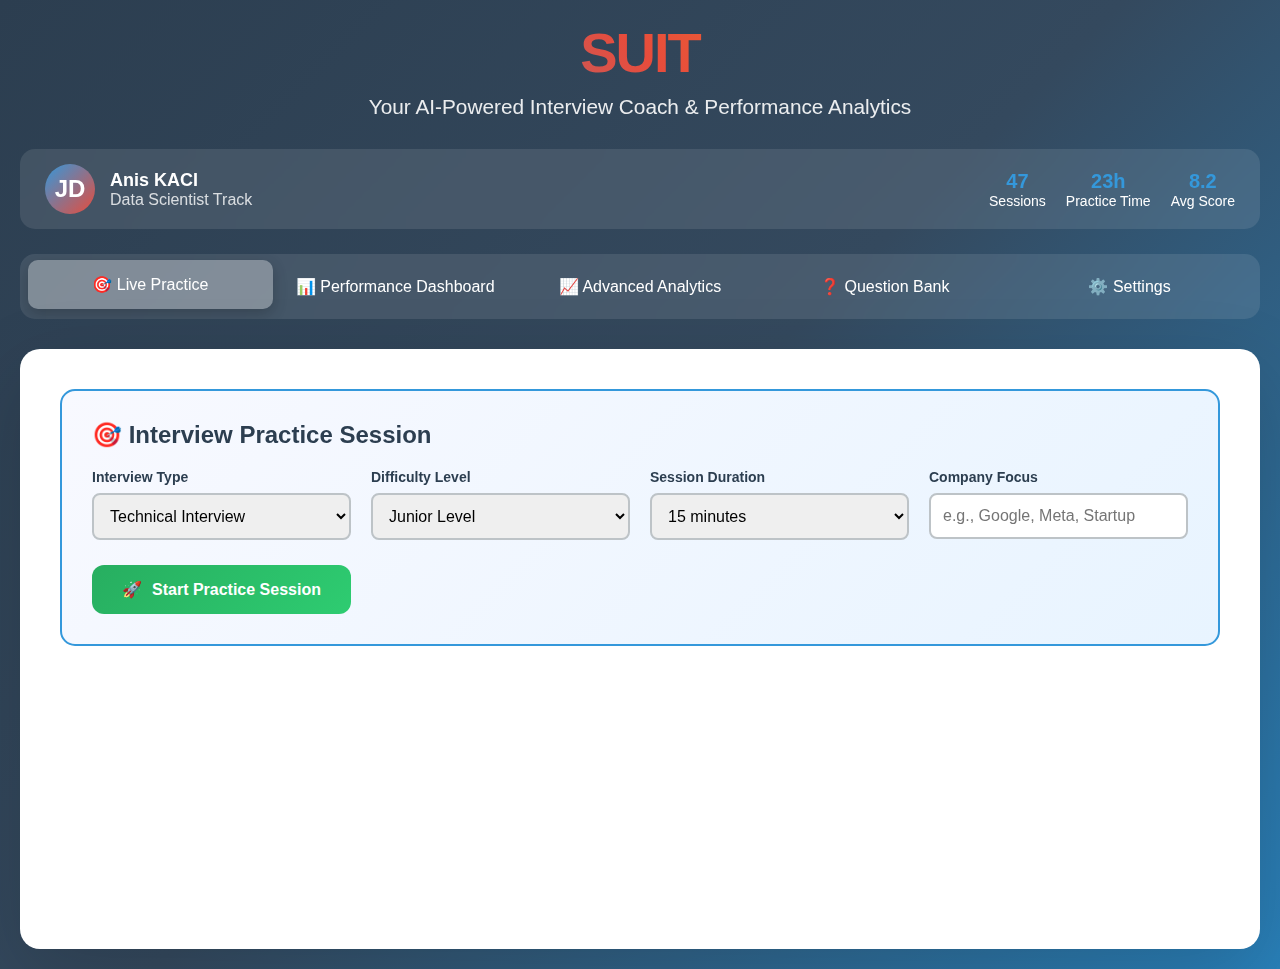
<file: interview_helper.html>
<!DOCTYPE html>
<html lang="en">
<head>
    <meta charset="UTF-8">
    <meta name="viewport" content="width=device-width, initial-scale=1.0">
    <title>SUIT - AI Interview Coach</title>
    <style>
        * {
            margin: 0;
            padding: 0;
            box-sizing: border-box;
        }

        body {
            font-family: -apple-system, BlinkMacSystemFont, 'Segoe UI', Roboto, sans-serif;
            background: linear-gradient(135deg, #2C3E50 0%, #34495E 50%, #2980B9 100%);
            min-height: 100vh;
            color: #333;
        }

        .container {
            max-width: 1400px;
            margin: 0 auto;
            padding: 20px;
        }

        .header {
            text-align: center;
            margin-bottom: 30px;
            color: white;
        }

        .header h1 {
            font-size: 3.5em;
            margin-bottom: 10px;
            font-weight: 700;
            letter-spacing: -2px;
            background: linear-gradient(45deg, #3498DB, #E74C3C, #F39C12);
            -webkit-background-clip: text;
            -webkit-text-fill-color: transparent;
            background-clip: text;
        }

        .header p {
            font-size: 1.3em;
            opacity: 0.9;
            margin-bottom: 20px;
        }

        .user-profile {
            background: rgba(255, 255, 255, 0.1);
            border-radius: 15px;
            padding: 15px 25px;
            margin-bottom: 25px;
            backdrop-filter: blur(10px);
            display: flex;
            justify-content: space-between;
            align-items: center;
            color: white;
        }

        .profile-info {
            display: flex;
            align-items: center;
            gap: 15px;
        }

        .avatar {
            width: 50px;
            height: 50px;
            border-radius: 50%;
            background: linear-gradient(135deg, #3498DB, #E74C3C);
            display: flex;
            align-items: center;
            justify-content: center;
            font-size: 24px;
            font-weight: bold;
            color: white;
        }

        .user-stats {
            display: flex;
            gap: 20px;
            font-size: 14px;
        }

        .stat-item {
            text-align: center;
        }

        .stat-value {
            font-size: 20px;
            font-weight: bold;
            color: #3498DB;
        }

        .tabs {
            display: flex;
            background: rgba(255, 255, 255, 0.1);
            border-radius: 15px;
            padding: 8px;
            margin-bottom: 30px;
            backdrop-filter: blur(10px);
            overflow-x: auto;
        }

        .tab {
            flex: 1;
            padding: 15px 20px;
            background: transparent;
            border: none;
            color: white;
            font-size: 16px;
            cursor: pointer;
            border-radius: 10px;
            transition: all 0.3s ease;
            font-weight: 500;
            white-space: nowrap;
            min-width: 160px;
        }

        .tab.active {
            background: rgba(255, 255, 255, 0.25);
            backdrop-filter: blur(15px);
            transform: translateY(-2px);
            box-shadow: 0 5px 15px rgba(0, 0, 0, 0.2);
        }

        .tab:hover {
            background: rgba(255, 255, 255, 0.15);
            transform: translateY(-1px);
        }

        .content {
            background: white;
            border-radius: 20px;
            padding: 40px;
            box-shadow: 0 25px 80px rgba(0, 0, 0, 0.15);
            backdrop-filter: blur(10px);
            min-height: 600px;
        }

        .tab-content {
            display: none;
        }

        .tab-content.active {
            display: block;
        }

        /* Live Practice Styles */
        .practice-setup {
            background: linear-gradient(135deg, #f8f9ff 0%, #e8f4ff 100%);
            border-radius: 15px;
            padding: 30px;
            margin-bottom: 30px;
            border: 2px solid #3498DB;
        }

        .practice-controls {
            display: grid;
            grid-template-columns: repeat(auto-fit, minmax(200px, 1fr));
            gap: 20px;
            margin-bottom: 25px;
        }

        .control-group {
            display: flex;
            flex-direction: column;
            gap: 8px;
        }

        .control-group label {
            font-weight: 600;
            color: #2C3E50;
            font-size: 14px;
        }

        .control-group select,
        .control-group input {
            padding: 12px;
            border: 2px solid #BDC3C7;
            border-radius: 8px;
            font-size: 16px;
            transition: border-color 0.3s ease;
        }

        .control-group select:focus,
        .control-group input:focus {
            outline: none;
            border-color: #3498DB;
        }

        .live-session {
            display: none;
            grid-template-columns: 1fr 350px;
            gap: 30px;
            height: 500px;
        }

        .live-session.active {
            display: grid;
        }

        .video-container {
            background: #000;
            border-radius: 15px;
            position: relative;
            overflow: hidden;
        }

        .video-feed {
            width: 100%;
            height: 100%;
            object-fit: cover;
        }

        .video-overlay {
            position: absolute;
            top: 20px;
            left: 20px;
            right: 20px;
            display: flex;
            justify-content: space-between;
            align-items: flex-start;
        }

        .recording-indicator {
            background: rgba(231, 76, 60, 0.9);
            color: white;
            padding: 8px 15px;
            border-radius: 20px;
            font-size: 14px;
            font-weight: 600;
            display: flex;
            align-items: center;
            gap: 8px;
        }

        .recording-dot {
            width: 8px;
            height: 8px;
            background: white;
            border-radius: 50%;
            animation: pulse 1s infinite;
        }

        @keyframes pulse {
            0%, 100% { opacity: 1; }
            50% { opacity: 0.3; }
        }

        .session-timer {
            background: rgba(0, 0, 0, 0.7);
            color: white;
            padding: 8px 15px;
            border-radius: 20px;
            font-size: 18px;
            font-weight: 600;
            font-family: 'Courier New', monospace;
        }

        .live-feedback {
            background: #f8f9ff;
            border-radius: 15px;
            padding: 20px;
            overflow-y: auto;
        }

        .feedback-section {
            margin-bottom: 25px;
        }

        .feedback-title {
            font-size: 16px;
            font-weight: 600;
            color: #2C3E50;
            margin-bottom: 12px;
            display: flex;
            align-items: center;
            gap: 8px;
        }

        .confidence-meter {
            background: #ECF0F1;
            border-radius: 10px;
            height: 20px;
            position: relative;
            overflow: hidden;
        }

        .confidence-fill {
            height: 100%;
            background: linear-gradient(90deg, #E74C3C 0%, #F39C12 50%, #27AE60 100%);
            border-radius: 10px;
            transition: width 0.5s ease;
            width: 0%;
        }

        .confidence-value {
            position: absolute;
            top: 50%;
            left: 50%;
            transform: translate(-50%, -50%);
            font-size: 12px;
            font-weight: 600;
            color: #2C3E50;
        }

        .emotion-grid {
            display: grid;
            grid-template-columns: repeat(2, 1fr);
            gap: 10px;
        }

        .emotion-item {
            background: white;
            padding: 10px;
            border-radius: 8px;
            text-align: center;
            box-shadow: 0 2px 5px rgba(0, 0, 0, 0.1);
        }

        .emotion-emoji {
            font-size: 20px;
            margin-bottom: 5px;
        }

        .emotion-label {
            font-size: 12px;
            font-weight: 600;
            color: #7F8C8D;
        }

        .emotion-value {
            font-size: 14px;
            font-weight: bold;
            color: #2C3E50;
        }

        .current-question {
            background: linear-gradient(135deg, #3498DB, #2980B9);
            color: white;
            padding: 20px;
            border-radius: 12px;
            margin-bottom: 20px;
        }

        .question-text {
            font-size: 18px;
            font-weight: 600;
            margin-bottom: 10px;
        }

        .question-category {
            font-size: 14px;
            opacity: 0.8;
        }

        .session-controls {
            position: absolute;
            bottom: 20px;
            left: 50%;
            transform: translateX(-50%);
            display: flex;
            gap: 15px;
        }

        .control-btn {
            width: 60px;
            height: 60px;
            border-radius: 50%;
            border: none;
            font-size: 24px;
            cursor: pointer;
            transition: all 0.3s ease;
            display: flex;
            align-items: center;
            justify-content: center;
        }

        .start-btn {
            background: linear-gradient(135deg, #27AE60, #2ECC71);
            color: white;
        }

        .pause-btn {
            background: linear-gradient(135deg, #F39C12, #E67E22);
            color: white;
        }

        .stop-btn {
            background: linear-gradient(135deg, #E74C3C, #C0392B);
            color: white;
        }

        .control-btn:hover {
            transform: scale(1.1);
            box-shadow: 0 5px 15px rgba(0, 0, 0, 0.3);
        }

        /* Dashboard Styles */
        .dashboard-overview {
            display: grid;
            grid-template-columns: repeat(auto-fit, minmax(250px, 1fr));
            gap: 20px;
            margin-bottom: 30px;
        }

        .metric-card {
            background: linear-gradient(135deg, #ffffff, #f8f9ff);
            border-radius: 15px;
            padding: 25px;
            text-align: center;
            box-shadow: 0 5px 15px rgba(0, 0, 0, 0.08);
            border: 1px solid #E8F4FF;
            transition: transform 0.3s ease;
        }

        .metric-card:hover {
            transform: translateY(-5px);
            box-shadow: 0 10px 25px rgba(0, 0, 0, 0.12);
        }

        .metric-icon {
            font-size: 36px;
            margin-bottom: 15px;
        }

        .metric-value {
            font-size: 32px;
            font-weight: bold;
            color: #2C3E50;
            margin-bottom: 8px;
        }

        .metric-label {
            font-size: 16px;
            color: #7F8C8D;
            font-weight: 500;
        }

        .metric-change {
            font-size: 14px;
            margin-top: 8px;
            font-weight: 600;
        }

        .metric-change.positive {
            color: #27AE60;
        }

        .metric-change.negative {
            color: #E74C3C;
        }

        .chart-container {
            background: white;
            border-radius: 15px;
            padding: 25px;
            margin-bottom: 30px;
            box-shadow: 0 5px 15px rgba(0, 0, 0, 0.08);
            border: 1px solid #E8F4FF;
        }

        .chart-title {
            font-size: 20px;
            font-weight: 600;
            color: #2C3E50;
            margin-bottom: 20px;
            display: flex;
            align-items: center;
            gap: 10px;
        }

        .performance-grid {
            display: grid;
            grid-template-columns: 2fr 1fr;
            gap: 30px;
            margin-bottom: 30px;
        }

        .session-history {
            background: white;
            border-radius: 15px;
            padding: 25px;
            box-shadow: 0 5px 15px rgba(0, 0, 0, 0.08);
        }

        .session-item {
            display: flex;
            justify-content: space-between;
            align-items: center;
            padding: 15px 0;
            border-bottom: 1px solid #ECF0F1;
        }

        .session-item:last-child {
            border-bottom: none;
        }

        .session-info {
            display: flex;
            flex-direction: column;
            gap: 5px;
        }

        .session-date {
            font-size: 16px;
            font-weight: 600;
            color: #2C3E50;
        }

        .session-details {
            font-size: 14px;
            color: #7F8C8D;
        }

        .session-score {
            font-size: 24px;
            font-weight: bold;
            padding: 10px 15px;
            border-radius: 8px;
            min-width: 60px;
            text-align: center;
        }

        .score-excellent {
            background: #D5EDDA;
            color: #155724;
        }

        .score-good {
            background: #D1ECF1;
            color: #0C5460;
        }

        .score-fair {
            background: #FFF3CD;
            color: #856404;
        }

        .score-poor {
            background: #F8D7DA;
            color: #721C24;
        }

        .recommendations {
            background: linear-gradient(135deg, #FEF9E7, #FCF3CF);
            border-radius: 15px;
            padding: 25px;
            border-left: 5px solid #F39C12;
        }

        .recommendation-item {
            background: white;
            padding: 15px;
            margin-bottom: 15px;
            border-radius: 8px;
            box-shadow: 0 2px 5px rgba(0, 0, 0, 0.05);
        }

        .recommendation-item:last-child {
            margin-bottom: 0;
        }

        .recommendation-title {
            font-weight: 600;
            color: #2C3E50;
            margin-bottom: 8px;
        }

        .recommendation-text {
            color: #7F8C8D;
            font-size: 14px;
            line-height: 1.5;
        }

        .btn {
            background: linear-gradient(135deg, #3498DB, #2980B9);
            color: white;
            border: none;
            padding: 15px 30px;
            border-radius: 12px;
            font-size: 16px;
            font-weight: 600;
            cursor: pointer;
            transition: all 0.3s ease;
            display: inline-flex;
            align-items: center;
            gap: 10px;
        }

        .btn:hover {
            transform: translateY(-2px);
            box-shadow: 0 10px 25px rgba(52, 152, 219, 0.3);
        }

        .btn:disabled {
            opacity: 0.6;
            cursor: not-allowed;
            transform: none;
        }

        .btn-secondary {
            background: linear-gradient(135deg, #95A5A6, #7F8C8D);
        }

        .btn-secondary:hover {
            box-shadow: 0 10px 25px rgba(149, 165, 166, 0.3);
        }

        .btn-success {
            background: linear-gradient(135deg, #27AE60, #2ECC71);
        }

        .btn-success:hover {
            box-shadow: 0 10px 25px rgba(39, 174, 96, 0.3);
        }

        .question-bank {
            display: grid;
            grid-template-columns: repeat(auto-fit, minmax(300px, 1fr));
            gap: 20px;
        }

        .question-category-card {
            background: white;
            border-radius: 15px;
            padding: 25px;
            box-shadow: 0 5px 15px rgba(0, 0, 0, 0.08);
            border: 2px solid transparent;
            transition: all 0.3s ease;
            cursor: pointer;
        }

        .question-category-card:hover {
            border-color: #3498DB;
            transform: translateY(-5px);
            box-shadow: 0 10px 25px rgba(0, 0, 0, 0.12);
        }

        .category-header {
            display: flex;
            align-items: center;
            gap: 15px;
            margin-bottom: 15px;
        }

        .category-icon {
            font-size: 32px;
        }

        .category-title {
            font-size: 20px;
            font-weight: 600;
            color: #2C3E50;
        }

        .category-count {
            background: #3498DB;
            color: white;
            padding: 4px 12px;
            border-radius: 15px;
            font-size: 12px;
            font-weight: 600;
        }

        .category-description {
            color: #7F8C8D;
            font-size: 14px;
            line-height: 1.5;
            margin-bottom: 15px;
        }

        .category-examples {
            background: #F8F9FF;
            padding: 15px;
            border-radius: 8px;
            border-left: 3px solid #3498DB;
        }

        .example-question {
            font-style: italic;
            color: #2C3E50;
            font-size: 14px;
            margin-bottom: 8px;
        }

        .example-question:last-child {
            margin-bottom: 0;
        }

        @media (max-width: 1024px) {
            .live-session {
                grid-template-columns: 1fr;
                height: auto;
            }
            
            .live-feedback {
                height: 300px;
            }

            .performance-grid {
                grid-template-columns: 1fr;
            }
        }

        @media (max-width: 768px) {
            .container {
                padding: 15px;
            }
            
            .header h1 {
                font-size: 2.5em;
            }
            
            .tabs {
                flex-direction: column;
                gap: 5px;
            }
            
            .tab {
                min-width: auto;
            }
            
            .content {
                padding: 25px;
            }

            .dashboard-overview {
                grid-template-columns: repeat(auto-fit, minmax(200px, 1fr));
            }

            .practice-controls {
                grid-template-columns: 1fr;
            }

            .user-profile {
                flex-direction: column;
                gap: 15px;
                text-align: center;
            }

            .user-stats {
                justify-content: center;
            }
        }
    </style>
</head>
<script>
    function switchTab(tabId) {
        // Remove 'active' class from all tab buttons
        document.querySelectorAll('.tab').forEach(tab => tab.classList.remove('active'));

        // Remove 'active' class from all content sections
        document.querySelectorAll('.tab-content').forEach(content => content.classList.remove('active'));

        // Add 'active' class to the selected tab button
        const button = Array.from(document.querySelectorAll('.tab')).find(btn => btn.textContent.includes(tabIdToEmoji(tabId)));
        if (button) button.classList.add('active');

        // Add 'active' class to the selected content section
        const selectedContent = document.getElementById(tabId);
        if (selectedContent) selectedContent.classList.add('active');
    }

    function tabIdToEmoji(tabId) {
        const map = {
            practice: '🎯',
            dashboard: '📊',
            analytics: '📈',
            questions: '❓',
            settings: '⚙️'
        };
        return map[tabId] || '';
    }
</script>


<body>
    <div class="container">
        <div class="header">
            <h1>SUIT</h1>
            <p>Your AI-Powered Interview Coach & Performance Analytics</p>
        </div>

        <div class="user-profile">
            <div class="profile-info">
                <div class="avatar">JD</div>
                <div>
                    <div style="font-size: 18px; font-weight: 600;">Anis KACI</div>
                    <div style="opacity: 0.8;">Data Scientist Track</div>
                </div>
            </div>
            <div class="user-stats">
                <div class="stat-item">
                    <div class="stat-value">47</div>
                    <div>Sessions</div>
                </div>
                <div class="stat-item">
                    <div class="stat-value">23h</div>
                    <div>Practice Time</div>
                </div>
                <div class="stat-item">
                    <div class="stat-value">8.2</div>
                    <div>Avg Score</div>
                </div>
            </div>
        </div>

        <div class="tabs">
            <button class="tab active" onclick="switchTab('practice')">🎯 Live Practice</button>
            <button class="tab" onclick="switchTab('dashboard')">📊 Performance Dashboard</button>
            <button class="tab" onclick="switchTab('analytics')">📈 Advanced Analytics</button>
            <button class="tab" onclick="switchTab('questions')">❓ Question Bank</button>
            <button class="tab" onclick="switchTab('settings')">⚙️ Settings</button>
        </div>

        <div class="content">
            <!-- Live Practice Tab -->
            <div class="tab-content active" id="practice">
                <div class="practice-setup">
                    <h2 style="margin-bottom: 20px; color: #2C3E50;">🎯 Interview Practice Session</h2>
                    <div class="practice-controls">
                        <div class="control-group">
                            <label>Interview Type</label>
                            <select id="interviewType">
                                <option value="technical">Technical Interview</option>
                                <option value="behavioral">Behavioral Interview</option>
                                <option value="system-design">System Design</option>
                                <option value="leadership">Leadership Interview</option>
                                <option value="case-study">Case Study</option>
                                <option value="mixed">Mixed Questions</option>
                            </select>
                        </div>
                        <div class="control-group">
                            <label>Difficulty Level</label>
                            <select id="difficultyLevel">
                                <option value="junior">Junior Level</option>
                                <option value="mid">Mid Level</option>
                                <option value="senior">Senior Level</option>
                                <option value="staff">Staff Level</option>
                            </select>
                        </div>
                        <div class="control-group">
                            <label>Session Duration</label>
                            <select id="sessionDuration">
                                <option value="15">15 minutes</option>
                                <option value="30">30 minutes</option>
                                <option value="45">45 minutes</option>
                                <option value="60">60 minutes</option>
                            </select>
                        </div>
                        <div class="control-group">
                            <label>Company Focus</label>
                            <input type="text" id="companyFocus" placeholder="e.g., Google, Meta, Startup">
                        </div>
                    </div>
                    <button class="btn btn-success" onclick="startPracticeSession()">
                        <span>🚀</span> Start Practice Session
                    </button>
                </div>

                <div class="live-session" id="liveSession">
                    <div class="video-container">
                        <video class="video-feed" id="videoFeed" autoplay muted></video>
                        <div class="video-overlay">
                            <div class="recording-indicator">
                                <div class="recording-dot"></div>
                                LIVE ANALYSIS
                            </div>
                            <div class="session-timer" id="sessionTimer">00:00</div>
                        </div>
                        <div class="session-controls">
                            <button class="control-btn pause-btn" onclick="pauseSession()" title="Pause">⏸️</button>
                            <button class="control-btn stop-btn" onclick="stopSession()" title="End Session">⏹️</button>
                        </div>
                    </div>
                    
                    <div class="live-feedback">
                        <div class="current-question">
                            <div class="question-text" id="currentQuestion">
                                Tell me about a challenging project you've worked on and how you overcame the obstacles.
                            </div>
                            <div class="question-category">Behavioral Question • Mid Level</div>
                        </div>

                        <div class="feedback-section">
                            <div class="feedback-title">
                                <span>😊</span> Confidence Level
                            </div>
                            <div class="confidence-meter">
                                <div class="confidence-fill" id="confidenceFill"></div>
                                <div class="confidence-value" id="confidenceValue">72%</div>
                            </div>
                        </div>

                        <div class="feedback-section">
                            <div class="feedback-title">
                                <span>🎭</span> Emotional Analysis
                            </div>
                            <div class="emotion-grid">
                                <div class="emotion-item">
                                    <div class="emotion-emoji">😊</div>
                                    <div class="emotion-label">Joy</div>
                                    <div class="emotion-value">65%</div>
                                </div>
                                <div class="emotion-item">
                                    <div class="emotion-emoji">😟</div>
                                    <div class="emotion-label">Anxiety</div>
                                    <div class="emotion-value">23%</div>
                                </div>
                                <div class="emotion-item">
                                    <div class="emotion-emoji">😐</div>
                                    <div class="emotion-label">Neutral</div>
                                    <div class="emotion-value">12%</div>
                                </div>
                                <div class="emotion-item">
                                    <div class="emotion-emoji">😤</div>
                                    <div class="emotion-label">Focus</div>
                                    <div class="emotion-value">78%</div>
                                </div>
                            </div>
                        </div>

                        <div class="feedback-section">
                            <div class="feedback-title">
                                <span>🗣️</span> Speaking Pace
                            </div>
                            <div style="background: #27AE60; color: white; padding: 10px; border-radius: 8px; text-align: center; font-weight: 600;">
                                Optimal (145 WPM)
                            </div>
                        </div>

                        <div class="feedback-section">
                            <div class="feedback-title">
                                <span>💡</span> Real-time Tips
                            </div>
                            <div style="background: #3498DB; color: white; padding: 12px; border-radius: 8px; font-size: 14px;">
                                Great eye contact! Try to provide more specific examples with metrics.
                            </div>
                        </div>
                    </div>
                </div>
            </div>

            <!-- Performance Dashboard Tab -->
            <div class="tab-content" id="dashboard">
                <h2 style="margin-bottom: 30px; color: #2C3E50;">📊 Performance Dashboard</h2>
                
                <div class="dashboard-overview">
                    <div class="metric-card">
                        <div class="metric-icon">🎯</div>
                        <div class="metric-value">8.2</div>
                        <div class="metric-label">Overall Score</div>
                        <div class="metric-change positive">+0.8 this week</div>
                    </div>
                    <div class="metric-card">
                        <div class="metric-icon">⏱️</div>
                        <div class="metric-value">23h</div>
                        <div class="metric-label">Total Practice</div>
                        <div class="metric-change positive">+4.2h this week</div>
                    </div>
                    <div class="metric-card">
                        <div class="metric-icon">😊</div>
                        <div class="metric-value">74%</div>
                        <div class="metric-label">Avg Confidence</div>
                        <div class="metric-change positive">+12% this week</div>
                    </div>
                    <div class="metric-card">
                        <div class="metric-icon">🎪</div>
                        <div class="metric-value">47</div>
                        <div class="metric-label">Sessions</div>
                        <div class="metric-change positive">+8 this week</div>
                    </div>
                </div>

                <div class="performance-grid">
                    <div class="session-history">
                        <h3 style="margin-bottom: 20px; color: #2C3E50;">📈 Recent Sessions</h3>
                        <div class="session-item">
                            <div class="session-info">
                                <div class="session-date">Today, 2:30 PM</div>
                                <div class="session-details">
</file>
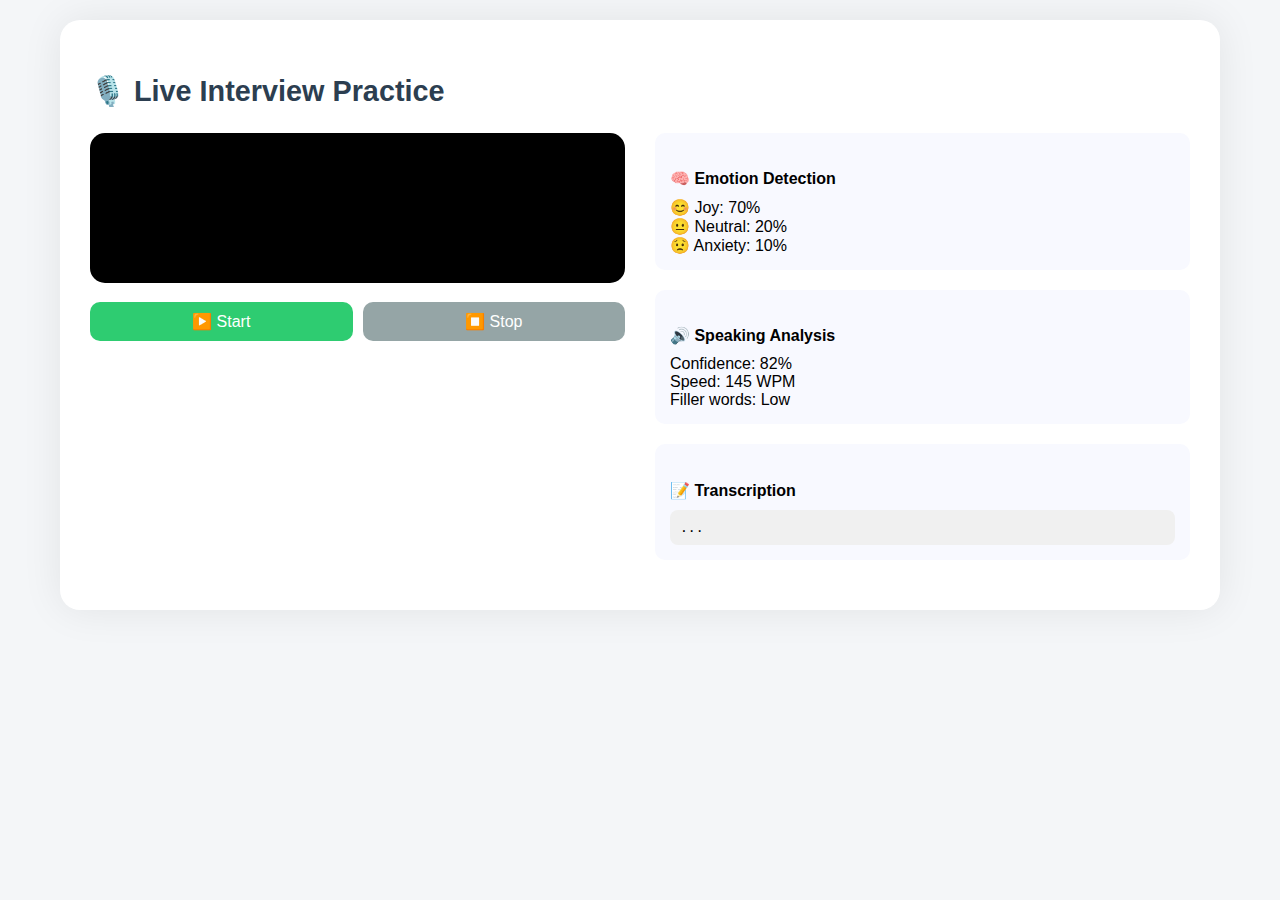
<file: live-practise.html>
<!DOCTYPE html>
<html lang="en">
<head>
  <meta charset="UTF-8" />
  <meta name="viewport" content="width=device-width, initial-scale=1.0" />
  <title>Live Interview Practice</title>
  <style>
    body {
      font-family: 'Segoe UI', sans-serif;
      margin: 0;
      padding: 20px;
      background: #f4f6f8;
    }

    .live-practice-section {
      background: #fff;
      border-radius: 20px;
      padding: 30px;
      box-shadow: 0 0 40px rgba(0, 0, 0, 0.08);
      margin: auto;
      max-width: 1100px;
    }

    .section-title {
      color: #2c3e50;
      margin-bottom: 25px;
      font-size: 1.8rem;
    }

    .practice-grid {
      display: flex;
      flex-wrap: wrap;
      gap: 30px;
    }

    .video-preview, .feedback-panel {
      flex: 1;
      min-width: 300px;
    }

    .video-box {
      width: 100%;
      border-radius: 15px;
      background: #000;
    }

    .controls {
      margin-top: 15px;
      display: flex;
      gap: 10px;
    }

    .controls button {
      flex: 1;
      padding: 10px;
      font-size: 16px;
      border: none;
      border-radius: 10px;
      cursor: pointer;
      transition: background 0.3s;
    }

    .btn-start {
      background: #2ecc71;
      color: white;
    }

    .btn-start:hover {
      background: #27ae60;
    }

    .btn-stop {
      background: #95a5a6;
      color: white;
    }

    .btn-stop:hover {
      background: #7f8c8d;
    }

    .feedback-section {
      background: #f8f9ff;
      padding: 15px;
      border-radius: 10px;
      margin-bottom: 20px;
    }

    .feedback-section h4 {
      margin-bottom: 10px;
    }

    #transcriptionText {
      background: #f0f0f0;
      padding: 10px;
      border-radius: 8px;
      font-family: monospace;
      max-height: 150px;
      overflow-y: auto;
    }

    @media (max-width: 768px) {
      .practice-grid {
        flex-direction: column;
      }
    }
  </style>
</head>
<body>

  <div class="live-practice-section">
    <h2 class="section-title">🎙️ Live Interview Practice</h2>

    <div class="practice-grid">
      <!-- Video & Audio Preview -->
      <div class="video-preview">
        <video id="liveVideo" autoplay muted playsinline class="video-box"></video>
        <div class="controls">
          <button class="btn-start" onclick="startLiveAnalysis()">▶️ Start</button>
          <button class="btn-stop" onclick="stopLiveAnalysis()">⏹️ Stop</button>
        </div>
      </div>

      <!-- Real-Time Feedback -->
      <div class="feedback-panel">
        <div class="feedback-section">
          <h4>🧠 Emotion Detection</h4>
          <div id="emotionResult">
            😊 Joy: 70%<br>
            😐 Neutral: 20%<br>
            😟 Anxiety: 10%
          </div>
        </div>

        <div class="feedback-section">
          <h4>🔊 Speaking Analysis</h4>
          <div id="audioResult">
            Confidence: 82%<br>
            Speed: 145 WPM<br>
            Filler words: Low
          </div>
        </div>

        <div class="feedback-section">
          <h4>📝 Transcription</h4>
          <div id="transcriptionText">
            ...
          </div>
        </div>
      </div>
    </div>
  </div>

  <script>
    function startLiveAnalysis() {
      console.log("Live analysis started...");
    }

    function stopLiveAnalysis() {
      console.log("Live analysis stopped.");
    }
  </script>
</body>
</html>
</file>
